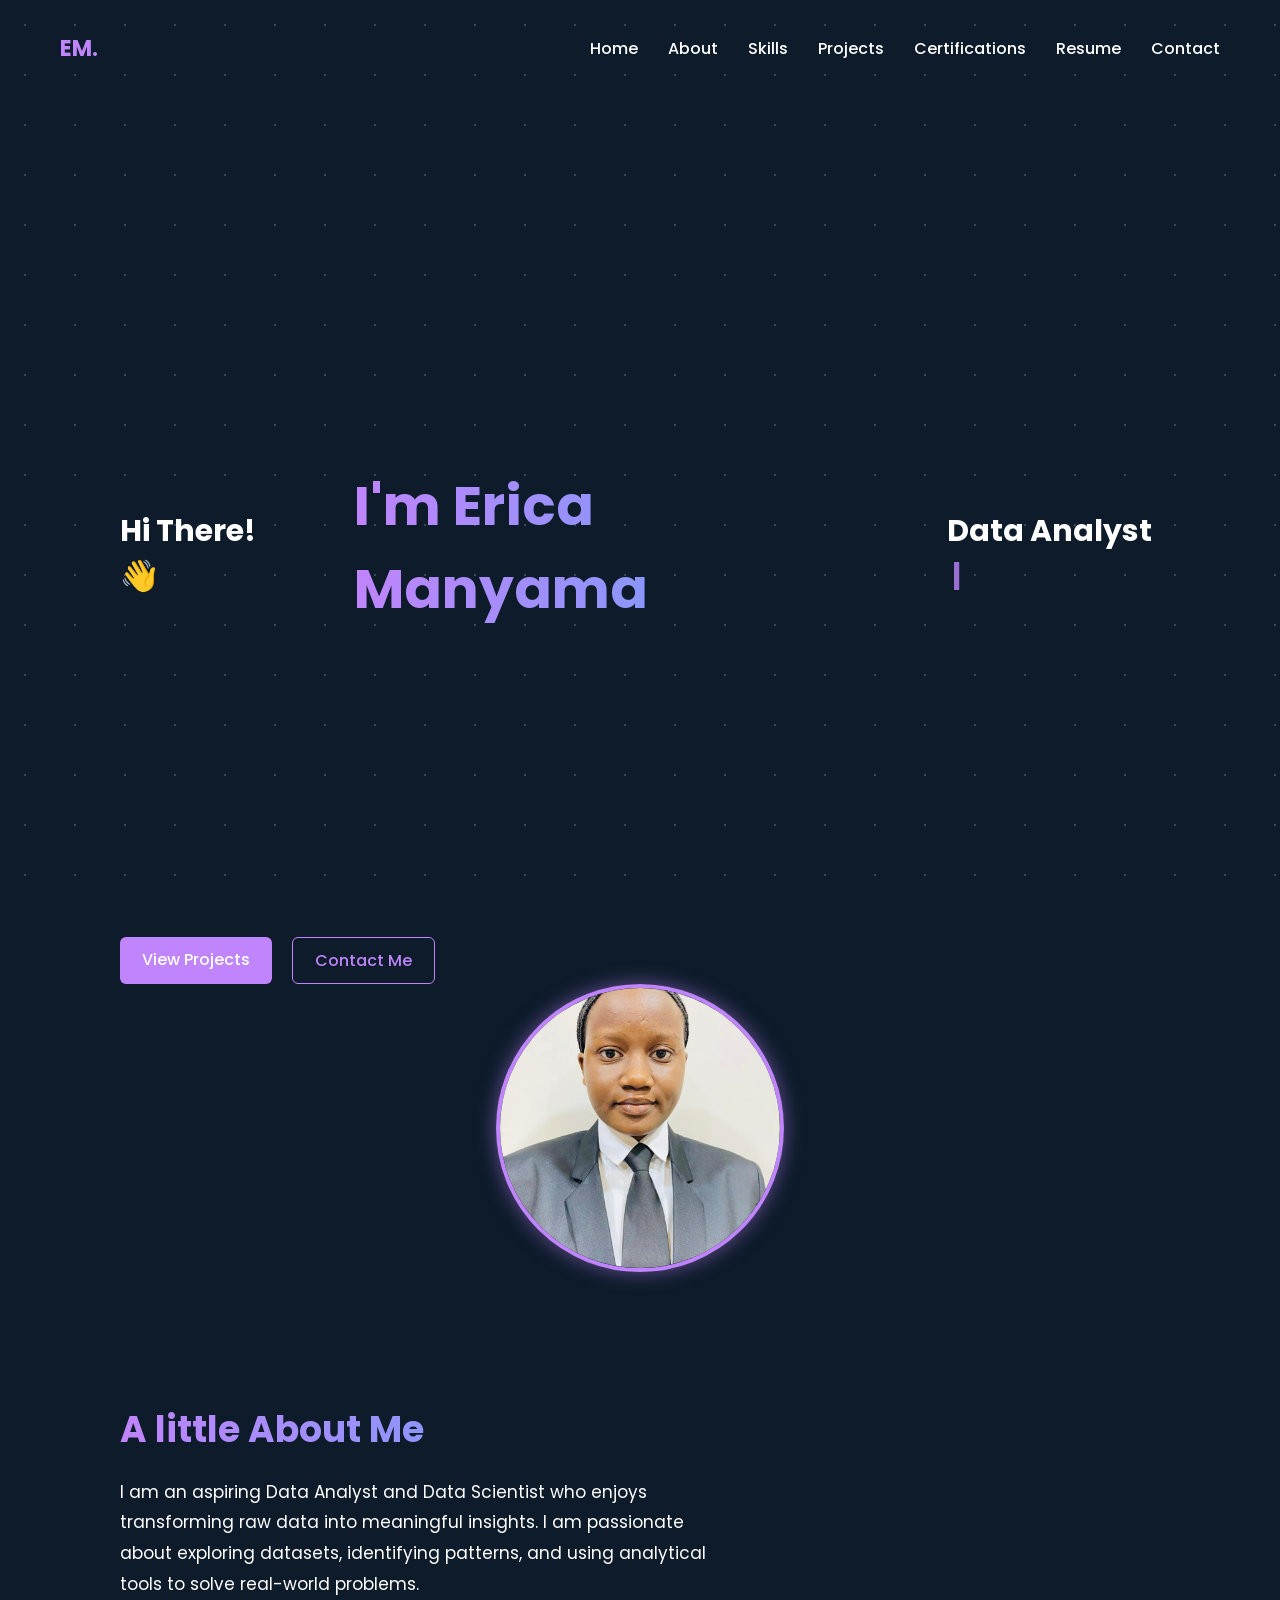
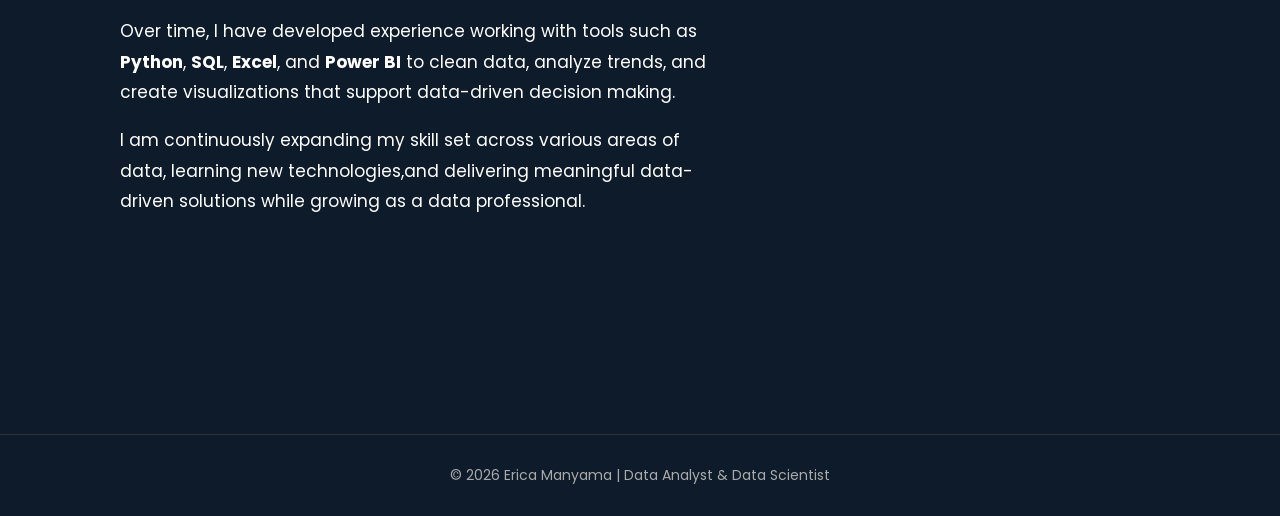
<file: index.html>
<!DOCTYPE html>
<html lang="en">
<head>

<meta charset="UTF-8">
<meta name="viewport" content="width=device-width, initial-scale=1.0">

<title>Erica Manyama | Data Analyst Portfolio</title>

<link href="https://fonts.googleapis.com/css2?family=Poppins:wght@300;400;600&display=swap" rel="stylesheet">


<style>
.wave{
display:inline-block;
animation:wave-animation 2s infinite;
transform-origin:70% 70%;
}

@keyframes wave-animation{
0% { transform: rotate(0deg); }
10% { transform: rotate(14deg); }
20% { transform: rotate(-8deg); }
30% { transform: rotate(14deg); }
40% { transform: rotate(-4deg); }
50% { transform: rotate(10deg); }
60% { transform: rotate(0deg); }
100% { transform: rotate(0deg); }
}

body{
margin:0;
font-family:Poppins;
color:white;
background:#0d1b2a;
overflow-x:hidden;
}

/* STAR BACKGROUND */

body::before{
content:"";
position:fixed;
top:0;
left:0;
width:100%;
height:100%;
background-image:
radial-gradient(white 1px, transparent 1px),
radial-gradient(white 1px, transparent 1px);
background-size:50px 50px;
opacity:0.2;
z-index:-1;
}

/* NAVBAR */

nav{
display:flex;
justify-content:space-between;
align-items:center;
padding:20px 60px;
}

.logo{
font-size:22px;
font-weight:bold;
color:#c084fc;
}

nav ul{
display:flex;
list-style:none;
gap:30px;
}

nav ul li a{
text-decoration:none;
color:white;
font-weight:500;
}

nav ul li a:hover{
color:#c084fc;
}

/* HERO SECTION */

.hero{
min-height:100vh;
display:flex;
justify-content:space-between;
align-items:center;
padding:0 120px;
gap:60px;

}
.hero-text{
flex:1;
}

.hero-image{
flex:1;
display:flex;
justify-content:center;
align-items:center;
}

.hero-image img{
width:280px;
height:280px;
object-fit:cover;
border-radius:50%;
border:4px solid #c084fc;
box-shadow:0 0 20px rgba(192,132,252,0.5);
margin:0;
}

.hero h2{
font-size:30px;
margin-bottom:10px;
}

.hero h1{
font-size:55px;
margin:10px 0;
background:linear-gradient(90deg,#c084fc,#60a5fa);
-webkit-background-clip:text;
color:transparent;
}

.hero h3{
font-size:28px;
margin-top:10px;
}

/* INTRO SECTION */

.about-section{
display:flex;
justify-content:flex-start;
align-items:center;
gap:80px;
padding:100px 120px;
}

.about-text{
max-width:600px;
text-align:left;
}

.about-text h2{
font-size:36px;
margin-bottom:20px;
background:linear-gradient(90deg,#c084fc,#60a5fa);
-webkit-background-clip:text;
color:transparent;
}

.about-text p{
line-height:1.8;
font-size:17px;
}

.about-image img{
width:260px;
border-radius:50%;
border:5px solid #c084fc;
}


/* FOOTER */

footer{
margin-top:100px;
text-align:center;
padding:30px;
border-top:1px solid #333;
font-size:14px;
color:#aaa;
}
.cursor{
 display:inline-block;
 margin-left:5px;
 animation:blink 1s infinite;
 opacity:0.8;
 color:#c084fc
}
@keyframes blink{
 0%,100%{opacity:1;}
 50%{opacity:0;}
}
.hero-buttons{
margin-top:-60px;
display:flex;
gap:20px;
justify-content:flex-start;
margin-left:120px;
}

.btn{
padding:10px 22px;
background:#c084fc;
color:white;
text-decoration:none;
border-radius:6px;
font-weight:500;
transition:0.3s;
}

.btn:hover{
background:#a855f7;
}

.btn-outline{
padding:10px 22px;
border:1px solid #c084fc;
color:#c084fc;
text-decoration:none;
border-radius:6px;
font-weight:500;
transition:0.3s;
}

.btn-outline:hover{
background:#c084fc;
color:white;
}


@keyframes fade{
0%,100%{opacity:0.3;}
50%{opacity:1;}
}
</style>

</head>

<body>

<!-- NAVBAR -->

<nav>

<div class="logo">EM.</div>

<ul>
<li><a href="index.html">Home</a></li>
<li><a href="about.html">About</a></li>
<li><a href="skills.html">Skills</a></li>
<li><a href="projects.html">Projects</a></li>
<li><a href="certifications.html">Certifications</a></li>
<li><a href="resume.html">Resume</a></li>
<li><a href="contact.html">Contact</a></li>
</ul>

</nav>

<!-- HERO -->

<section class="hero">

<h2>Hi There! <span class="wave">👋</span></h2>

<h1>I'm Erica Manyama</h1>

<h2 id="typing"></h2>

</section>
 
<div class="hero-buttons">
  <a href="projects.html" class="btn">View Projects</a>
  <a href="contact.html" class="btn-outline">Contact Me</a>
</div>
 <div class="hero-image">

<img src="erica.jpg">

</div>

<!-- INTRO -->

<section class="about-section">

<div class="about-text">

<h2>A little About Me</h2>

<p>
I am an aspiring Data Analyst and Data Scientist who enjoys transforming raw data into meaningful insights. I am passionate about exploring datasets, identifying patterns, and using analytical tools to solve real-world problems.
</p>

<p>
Over time, I have developed experience working with tools such as  <strong>Python</strong>, <strong>SQL</strong>, <strong>Excel</strong>, and <strong>Power BI</strong> to clean data, analyze trends, and create visualizations that support data-driven decision making.
</p>

<p>
I am continuously expanding my skill set across various areas of data, learning new technologies,and delivering meaningful data-driven solutions  while growing as a data professional.
</p>



</section>

<!-- FOOTER -->

<footer>

© 2026 Erica Manyama | Data Analyst & Data Scientist

</footer>

<script>

const roles = [
"Data Analyst",
"Data Scientist",
"Turning Data into Smart Decisions"
];

let i = 0;
let j = 0;
let current = "";
let isDeleting = false;

function type() {

current = roles[i];

if (isDeleting) {
document.getElementById("typing").innerHTML = current.substring(0, j--) + "<span class='cursor'>|</span>";
} else {
document.getElementById("typing").innerHTML = current.substring(0, j++) + "<span class='cursor'>|</span>";
}

// When typing is complete
if (!isDeleting && j === current.length + 1) {
isDeleting = true;
setTimeout(type, 1200); // pause before deleting
return;
}

// When deleting is complete
if (isDeleting && j === 0) {
isDeleting = false;
i = (i + 1) % roles.length;
}

// Speed control
setTimeout(type, isDeleting ? 50 : 100);
}

type();

</script>

</body>
</html>
</file>
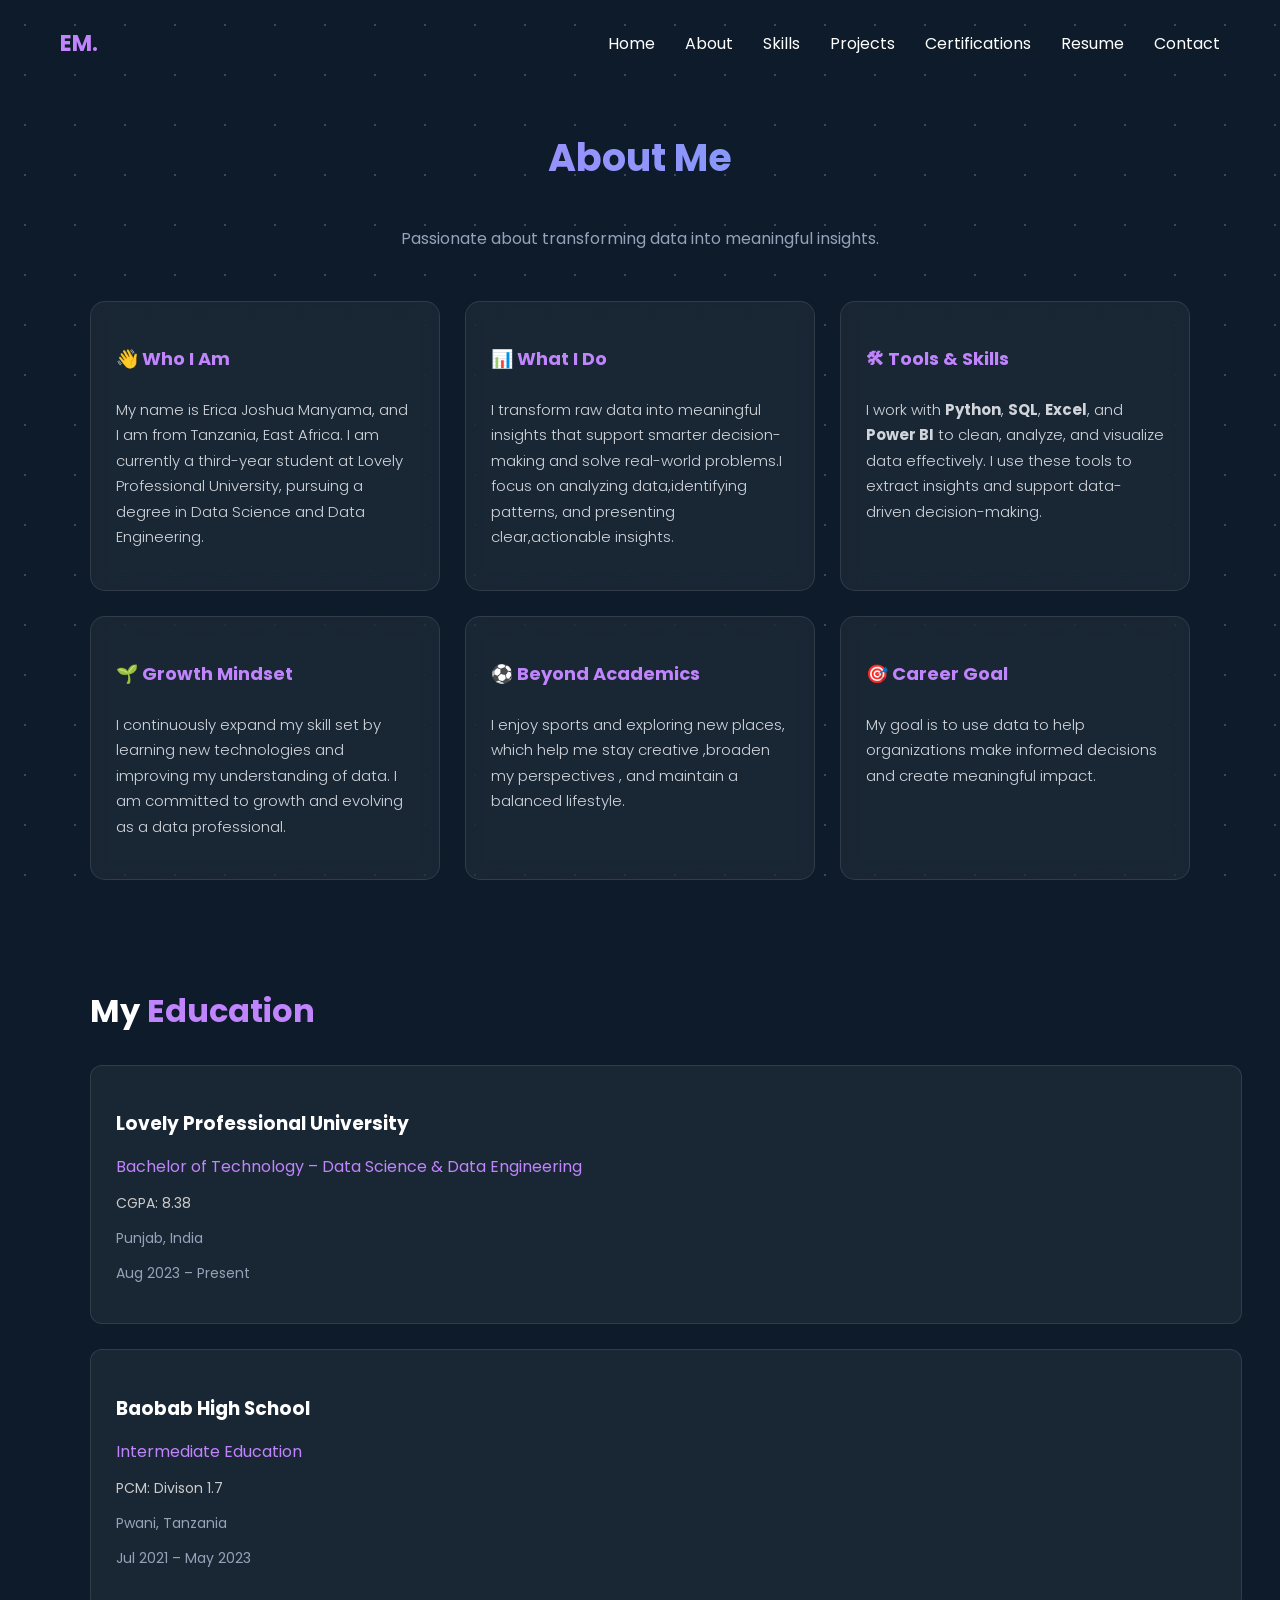
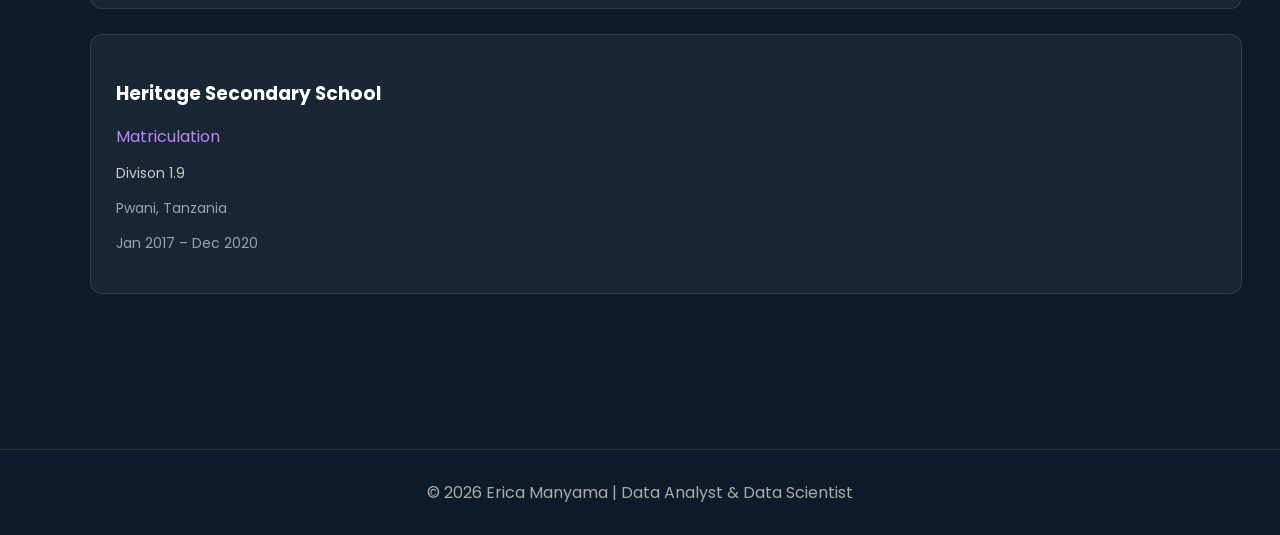
<file: about.html>
<!DOCTYPE html>
<html lang="en">

<head>

<meta charset="UTF-8">
<meta name="viewport" content="width=device-width, initial-scale=1.0">

<title>About | Erica Manyama</title>

<link href="https://fonts.googleapis.com/css2?family=Poppins:wght@300;400;600&display=swap" rel="stylesheet">

<style>

body{
margin:0;
font-family:Poppins;
color:white;
background:#0d1b2a;
}

/* STAR BACKGROUND */

body::before{
content:"";
position:fixed;
top:0;
left:0;
width:100%;
height:100%;
background-image:
radial-gradient(white 1px, transparent 1px),
radial-gradient(white 1px, transparent 1px);
background-size:50px 50px;
opacity:0.2;
z-index:-1;
}

/* NAVBAR */

nav{
display:flex;
justify-content:space-between;
align-items:center;
padding:15px 60px;
}

.logo{
font-size:22px;
font-weight:bold;
color:#c084fc;
}

nav ul{
display:flex;
list-style:none;
gap:30px;
}

nav ul li a{
text-decoration:none;
color:white;
}

nav ul li a:hover{
color:#c084fc;
}

/* EDUCATION SECTION */

.education{
max-width:1100px;
margin:auto;
padding:40px 20px 80px;
}

.education h2{
font-size:32px;
margin-bottom:30px;
text-align:left;
}

.education span{
color:#c084fc;
}

/* EDUCATION CARDS */

.edu-card{
background:rgba(255,255,255,0.05);;
padding:25px;
border-radius:12px;
margin-bottom:25px;
border:1px solid rgba(255,255,255,0.1);
transition:0.3s;
width:100%;
}

.edu-card:hover{
transform:translateY(-6px);
box-shadow:0 10px 25px rgba(192,132,252,0.3);
}

.edu-card h3{
margin-bottom:8px;
}

.degree{
color:#c084fc;
margin-bottom:6px;
}

.cgpa{
font-size:14px;
color:#ccc;
}

.location, .date{
font-size:14px;
color:#94a3b8;
}
/* NEW ABOUT CARD LAYOUT */

.about{
max-width:1100px;
margin:auto;
padding:10px 20px 40px;
}

.about h1{
font-size:38px;
margin-bottom:40px;
text-align:center;
background:linear-gradient(90deg,#c084fc,#60a5fa);
-webkit-background-clip:text;
color:transparent;
}

/* GRID */

.about-cards{
display:grid;
grid-template-columns:repeat(auto-fit,minmax(280px,1fr));
gap:25px;
align-items:stretch;
}

/* CARD STYLE */

.about-card{
background:rgba(255,255,255,0.05);
border:1px solid rgba(255,255,255,0.1);
padding:25px;
border-radius:15px;
backdrop-filter:blur(10px);
transition:0.3s;
opacity:0;
transform:translateY(40px);
animation:fadeUp 0.8s ease forwards;
display:flex;
flex-direction:column;
justify-content:flex-start;
min-height:160px;
}

/* ANIMATION DELAYS */

.about-card:nth-child(1){animation-delay:0.1s;}
.about-card:nth-child(2){animation-delay:0.2s;}
.about-card:nth-child(3){animation-delay:0.3s;}
.about-card:nth-child(4){animation-delay:0.4s;}
.about-card:nth-child(5){animation-delay:0.5s;}
.about-card:nth-child(6){animation-delay:0.6s;}

/* TEXT */

.about-card h3{
margin-bottom:10px;
color:#c084fc;
display:flex;
align-items:center;
gap:10px;
font-size:18px;
}

.about-card p{
font-size:15px;
font-weight:300;
line-height:1.7;
color:#d1d5db;
}

/* HOVER EFFECT */

.about-card:hover{
transform:translateY(-8px);
box-shadow:0 15px 30px rgba(0,0,0,0.3);
border:1px solid #c084fc;
}

/* ANIMATION KEYFRAMES */

@keyframes fadeUp{
to{
opacity:1;
transform:translateY(0);
}
}
.about-subtitle{
text-align:center;
color:#94a3b8;
margin-bottom:50px;
font-size:16px;
}


/* FOOTER */

footer{
text-align:center;
padding:30px;
border-top:1px solid #333;
margin-top:50px;
color:#aaa;
}

</style>

</head>

<body>

<nav>

<div class="logo">EM.</div>

<ul>
<li><a href="index.html">Home</a></li>
<li><a href="about.html">About</a></li>
<li><a href="skills.html">Skills</a></li>
<li><a href="projects.html">Projects</a></li>
<li><a href="certifications.html">Certifications</a></li>
<li><a href="resume.html">Resume</a></li>
<li><a href="contact.html">Contact</a></li>
</ul>

</nav>

<!-- ABOUT -->

<section class="about">

<h1>About Me</h1>
<p class="about-subtitle">
Passionate about transforming data into meaningful insights.
</p>

<div class="about-cards">

<div class="about-card">
<h3>👋 Who I Am</h3>
<p>
My name is Erica Joshua Manyama, and I am from Tanzania, East Africa. I am currently a third-year student at Lovely Professional University, pursuing a degree in Data Science and Data Engineering.
</p>
</div>

<div class="about-card">
<h3>📊 What I Do</h3>
<p>
I transform raw data into meaningful insights that support smarter decision-making and solve real-world problems.I focus on analyzing data,identifying patterns, and presenting clear,actionable insights.
</p>
</div>

<div class="about-card">
<h3>🛠 Tools & Skills</h3>
<p>
I work with <strong>Python</strong>, <strong>SQL</strong>, <strong>Excel</strong>, and <strong>Power BI</strong> to clean, analyze, and visualize data effectively. I use these tools to extract insights and support data-driven decision-making.
</p>
</div>

<div class="about-card">
<h3>🌱 Growth Mindset</h3>
<p>
 I continuously expand my skill set by learning new technologies and improving my understanding of data. I am committed to growth and evolving as a data professional.
</p>
</div>

<div class="about-card">
<h3>⚽ Beyond Academics</h3>
<p>
I enjoy sports and exploring new places, which help me stay creative ,broaden my perspectives , and maintain a balanced lifestyle.
</p>
</div>

<div class="about-card">
<h3>🎯 Career Goal</h3>
<p>
My goal is to use data to help organizations make informed decisions and create meaningful impact.
</p>
</div>

</div>

</section>
<!-- EDUCATION -->

<section class="education">

<h2>My <span>Education</span></h2>

<div class="edu-card">

<h3>Lovely Professional University</h3>

<p class="degree">Bachelor of Technology – Data Science & Data Engineering</p>

<p class="cgpa">CGPA: 8.38</p>

<p class="location">Punjab, India</p>

<p class="date">Aug 2023 – Present</p>

</div>

<div class="edu-card">

<h3>Baobab High School</h3>

<p class="degree">Intermediate Education</p>
  
<p class="cgpa">PCM: Divison 1.7</p>
  
<p class="location">Pwani, Tanzania</p>

<p class="date">Jul 2021 – May 2023</p>

</div>
  
<div class="edu-card">

<h3>Heritage Secondary School</h3>

<p class="degree">Matriculation</p>
  
<p class="cgpa">Divison 1.9</p>
  
<p class="location">Pwani, Tanzania</p>

<p class="date">Jan 2017 – Dec 2020</p>

</div>



</section>

<!-- FOOTER -->

<footer>

©️ 2026 Erica Manyama | Data Analyst & Data Scientist

</footer>

</body>

</html>
</file>
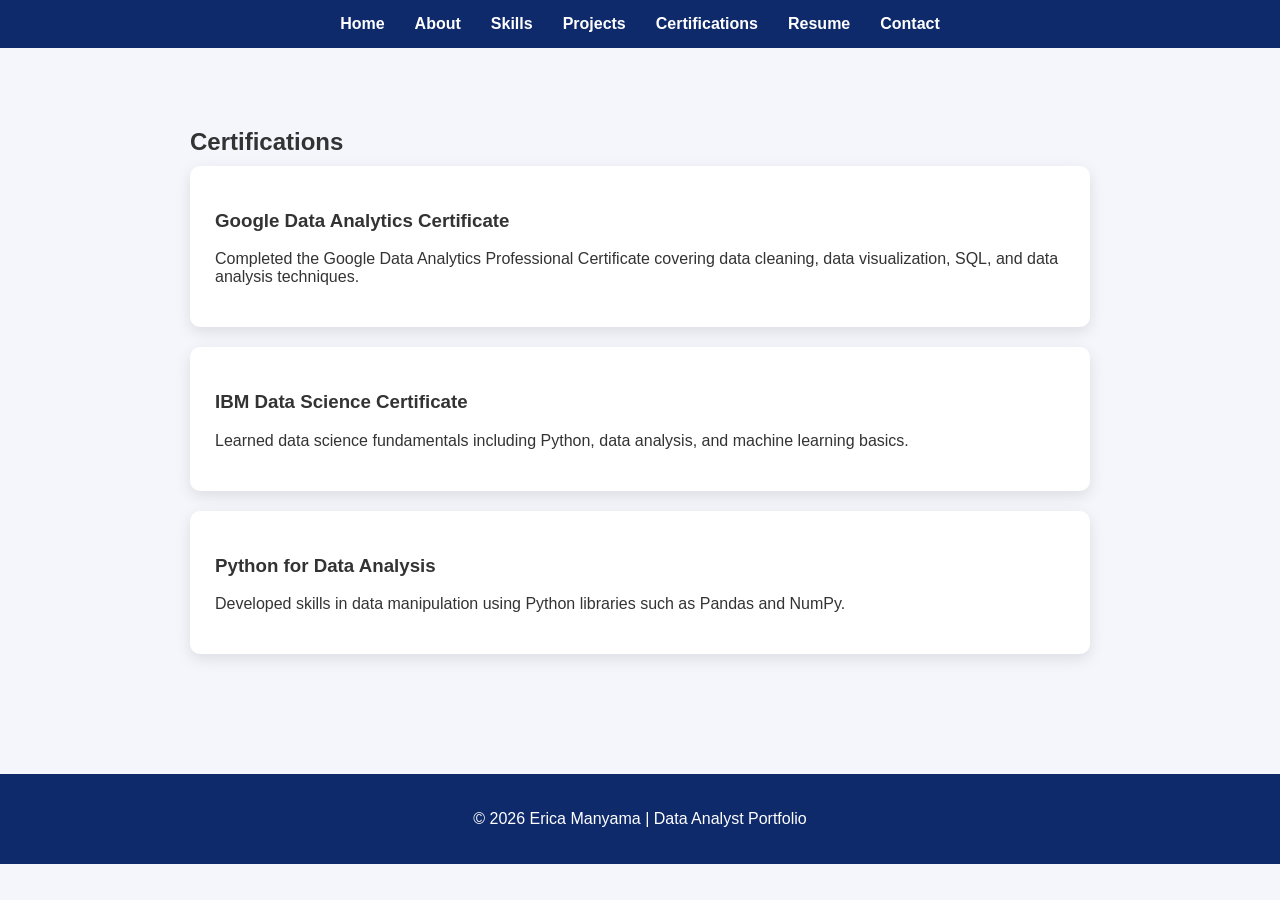
<file: Certifications.html>
<!DOCTYPE html>
<html lang="en">

<head>

<meta charset="UTF-8">
<meta name="viewport" content="width=device-width, initial-scale=1.0">

<title>Certifications</title>

<link rel="stylesheet" href="style.css">

</head>

<body>

<nav>
<ul class="navbar">

<li><a href="index.html">Home</a></li>
<li><a href="about.html">About</a></li>
<li><a href="skills.html">Skills</a></li>
<li><a href="projects.html">Projects</a></li>
<li><a href="certifications.html">Certifications</a></li>
<li><a href="resume.html">Resume</a></li>
<li><a href="contact.html">Contact</a></li>

</ul>
</nav>

<section>

<h1>Certifications</h1>

<div class="project-card">

<h3>Google Data Analytics Certificate</h3>

<p>
Completed the Google Data Analytics Professional Certificate covering
data cleaning, data visualization, SQL, and data analysis techniques.
</p>

</div>

<div class="project-card">

<h3>IBM Data Science Certificate</h3>

<p>
Learned data science fundamentals including Python, data analysis,
and machine learning basics.
</p>

</div>

<div class="project-card">

<h3>Python for Data Analysis</h3>

<p>
Developed skills in data manipulation using Python libraries such as
Pandas and NumPy.
</p>

</div>

</section>

<footer>

<p>© 2026 Erica Manyama | Data Analyst Portfolio</p>

</footer>

</body>

</html>
</file>
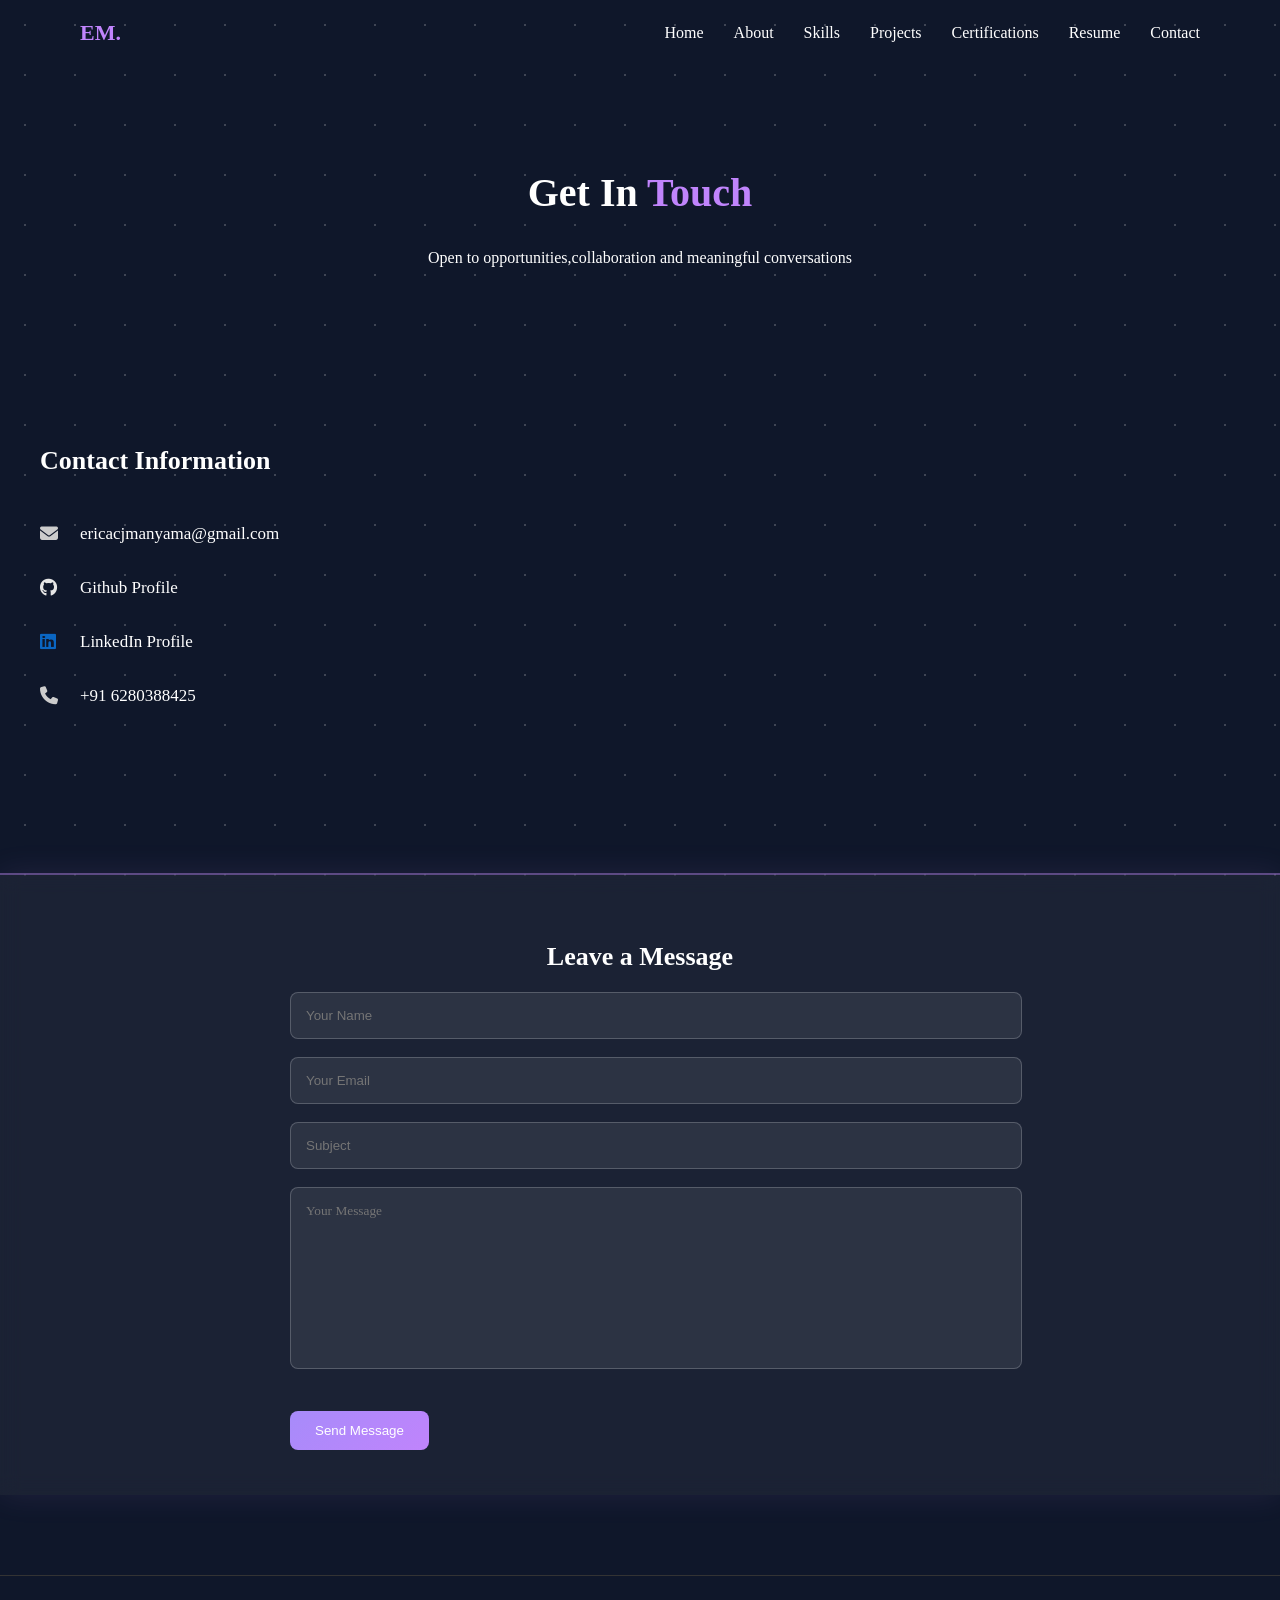
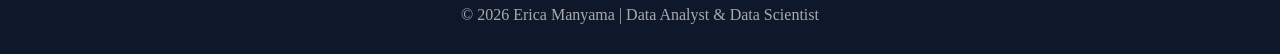
<file: contact.html>
<!DOCTYPE html>
<html lang="en">

<head>

<meta charset="UTF-8">
<meta name="viewport" content="width=device-width, initial-scale=1.0">

<title>Contact | Erica Manyama</title>

<link rel="stylesheet"
href="https://cdnjs.cloudflare.com/ajax/libs/font-awesome/6.4.0/css/all.min.css">
<link rel="stylesheet" href="https://cdnjs.cloudflare.com/ajax/libs/font-awesome/6.5.0/css/all.min.css">

<style>
html,body{
height:100%;
}
h1 span{
color:#c084fc;
}
.section{
padding:40px 80px 20px;
}

body{
margin:0;
font-family:Poppins;
background:#0f172a;
color:white;
display:flex;
flex-direction:column;
}

/* STAR BACKGROUND */

body::before{
content:"";
position:fixed;
width:100%;
height:100%;
background-image:radial-gradient(white 1px, transparent 1px);
background-size:50px 50px;
opacity:0.2;
z-index:-1;
}

/* PAGE TITLE */

.contact-header{
text-align:center;
padding:70px 20px;
margin-bottom:20px;
}

.contact-header h1{
font-size:40px;
}
/* NAVBAR */

nav{
display:flex;
justify-content:space-between;
align-items:center;
padding:20px 80px;
}

.logo{
font-size:22px;
font-weight:bold;
color:#c084fc;
}

nav ul{
display:flex;
list-style:none;
gap:30px;
margin:0;
padding:0;
}

nav ul li a{
text-decoration:none;
color:white;
font-size:16px;
transition:0.3s;
}

nav ul li a:hover{
color:#c084fc;
}

/* CONTACT GRID */

.contact-grid{
display:flex;
justify-content:center;
align-items:flex-start;
gap:80px;
padding:40px;
}

/* CONTACT INFO */


.contact-info a:hover{
color:#c084fc;
}

.contact-info h2{
margin-bottom:30px;
font-size:26px;
}

/* ICON ROW */

.contact-item{
display:flex;
align-items:center;
margin-bottom:20px;
font-size:17px;
}

.contact-item i{
font-size:18px;
color:#white;
width:30px;
margin-right:10px;
}
.contact-item i:hover{
opacity:0.8;
transform:scale(1.1);
transition:0.3s;
}

.contact-item a{
text-decoration:none;
color:white;
}

/* MAP */

.contact-top{
display:flex;
justify-content:center;
align-items:stretch;
gap:20px;
padding: 20px 60px;
margin-top:-20px;
}

/* LEFT SIDE */
.contact-info{
flex:1;
line-height:2;
display:flex;
flex-direction:column;
justify-content:center;
}

/* RIGHT SIDE MAP */
.map{
flex:1;
display:flex;
}

.map iframe{
width:100%;
height:100%;
min-height:400px;
border-radius:12px;
border:none;
}
/* FORM SECTION */

.form-section{
flex:1;
display:flex;
justify-content:center;

}

.form-section h2{
margin-bottom:30px;
font-size:26px;
}

.form-card{
width:100%;
margin:40px 0;
padding:40px 120px;
margin-top:20px;

background:rgba(255,255,255,0.05);
border-radius:0;
backdrop-filter:blur(10px);
text-align:left;
border-top:2px solid rgba(192,132,252,0.4);
display:flex;
flex-direction:column;
align-items:center;
justify-content:center;
min-height:60vh;
box-shadow:0 0 30px rgba(192,132,252,0.1);
}
.form-card:hover{
box-shadow:0 0 30px rgba(192,132,252,0.2);
}
.form-card h2{
text-align:left;
margin-bottom:20px;
}


/* FORM */

form{
width:100%;
max-width:700px;
}

input, textarea{
width:100%;
max-width:800px;
padding:15px;
margin-bottom:18px;

background:rgba(255,255,255,0.08);
border:1px solid rgba(255,255,255,0.2);
color:white;

border-radius:8px;
outline:none;
}

textarea{
height:150px;
resize:none;
font-family:inherit;
}
input:focus, textarea:focus{
border:1px solid #c084fc;
box-shadow:0 0 10px rgba(192,132,252,0.5);
}
input:hover, textarea:hover{
border:1px solid rgba(192,132,252,0.6);
}
/* BUTTON */

button{
background:linear-gradient(135deg,#a78bfa,#c084fc);
border:none;
padding:12px 25px;
border-radius:8px;
color:white;
cursor:pointer;
transition:0.3s;
margin-top:20px;
align-self:flex-start;
}


button:hover{
background:#a855f7;
transform:translateY(-2px);
box-shadow:0 8px 20px rgba(168,85,247,0.4);
transition:0.3s;
}

/* FOOTER */

footer{
text-align:center;
padding:30px;
border-top:1px solid #333;
color:#aaa;
margin-top:40px;
}


/* Default (email & phone) */
.fa-envelope,
.fa-phone{
color:#ccc; /* light neutral */
}

/* GitHub - black */
.fa-github{
color:#e6e6e6;
}

/* LinkedIn - blue */
.fa-linkedin{
color:#0A66C2;
}

</style>

</head>

<body>

<!-- HEADER -->
<nav>

<div class="logo">EM.</div>

<ul>
<li><a href="index.html">Home</a></li>
<li><a href="about.html">About</a></li>
<li><a href="skills.html">Skills</a></li>
<li><a href="projects.html">Projects</a></li>
<li><a href="certifications.html">Certifications</a></li>
<li><a href="resume.html">Resume</a></li>
<li><a href="contact.html">Contact</a></li>
</ul>
</nav>

<section class="contact-header">

<h1>Get In <span>Touch</span></h1>
<p>Open to opportunities,collaboration and meaningful conversations</p>

</section>


<!-- CONTACT INFO + MAP -->

<section class="contact-grid">

<div class="contact-info">

<h2>Contact Information</h2>

<div class="contact-item">
<i class="fas fa-envelope"></i>
<a href="mailto:ericacjmanyama@gmail.com">
ericacjmanyama@gmail.com
</a>
</div>

<div class="contact-item">
<i class="fab fa-github"></i>
<a href="https://github.com/EricaManyama123" target="_blank">
Github Profile
</a>
</div>

<div class="contact-item">
<i class="fab fa-linkedin"></i>
<a href="https://www.linkedin.com/in/erica-joshua-9749272a1/" target="_blank">
LinkedIn Profile
</a>
</div>

<div class="contact-item">
<i class="fas fa-phone"></i>
<a href="tel:+916280388425">+91 6280388425</a>
</div>

</div>


<!-- MAP -->

<div class="map">

<iframe
src="https://www.google.com/maps?q=Lovely%20Professional%20University&output=embed">
</iframe>

</div>

</section>


<!-- CONTACT FORM -->

<section class="form-section">
<div class="form-card">

  <h2>Leave a Message</h2>

<form action="https://formspree.io/f/YOUR_FORM_ID" method="POST">

<input type="text" name="name" placeholder="Your Name" required>

<input type="email" name="email" placeholder="Your Email" required>

<input type="text" name="subject" placeholder="Subject">

<textarea name="message" placeholder="Your Message"></textarea>

<button type="submit">Send Message</button>

</form>
</div>

</section>


<footer>

© 2026 Erica Manyama | Data Analyst & Data Scientist

</footer>


</body>

</html>
</file>
<file: style.css>
body{
font-family: Arial, sans-serif;
margin:0;
background:#f4f6fb;
color:#333;
}

/* NAVIGATION */

nav{
background:#0f2a6b;
padding:15px;
position:sticky;
top:0;
}

.navbar{
display:flex;
justify-content:center;
gap:30px;
list-style:none;
margin:0;
padding:0;
}

.navbar a{
color:white;
text-decoration:none;
font-weight:bold;
transition:0.3s;
}

.navbar a:hover{
color:#ffd700;
}

/* HEADERS */

header{
background:#1f3c88;
color:white;
text-align:center;
padding:80px 20px;
}

h1{
margin-bottom:10px;
}

section{
max-width:900px;
margin:auto;
padding:60px 20px;
}
.wave{
display:inline-block;
animation:wave-animation 2s infinite;
transform-origin:70% 70%;
}

@keyframes wave-animation{
0% { transform: rotate(0deg); }
10% { transform: rotate(14deg); }
20% { transform: rotate(-8deg); }
30% { transform: rotate(14deg); }
40% { transform: rotate(-4deg); }
50% { transform: rotate(10deg); }
60% { transform: rotate(0deg); }
100% { transform: rotate(0deg); }
}


/* SKILLS */

.skills-grid{
display:grid;
grid-template-columns:repeat(auto-fit,minmax(120px,1fr));
gap:20px;
margin-top:20px;
}

.skill-card{
background:white;
padding:20px;
text-align:center;
border-radius:10px;
box-shadow:0 5px 10px rgba(0,0,0,0.1);
transition:0.3s;
}

.skill-card:hover{
transform:translateY(-5px);
}

/* PROJECTS */

.project-card{
background:white;
padding:25px;
border-radius:10px;
margin-bottom:20px;
box-shadow:0 5px 15px rgba(0,0,0,0.1);
transition:0.3s;
}

.project-card:hover{
transform:scale(1.03);
}

/* BUTTON */

.button{
display:inline-block;
padding:10px 20px;
background:#1f3c88;
color:white;
text-decoration:none;
border-radius:5px;
margin-top:10px;
}

.button:hover{
background:#0f2a6b;
}

/* FOOTER */

footer{
background:#0f2a6b;
color:white;
text-align:center;
padding:20px;
margin-top:40px;
}
</file>
